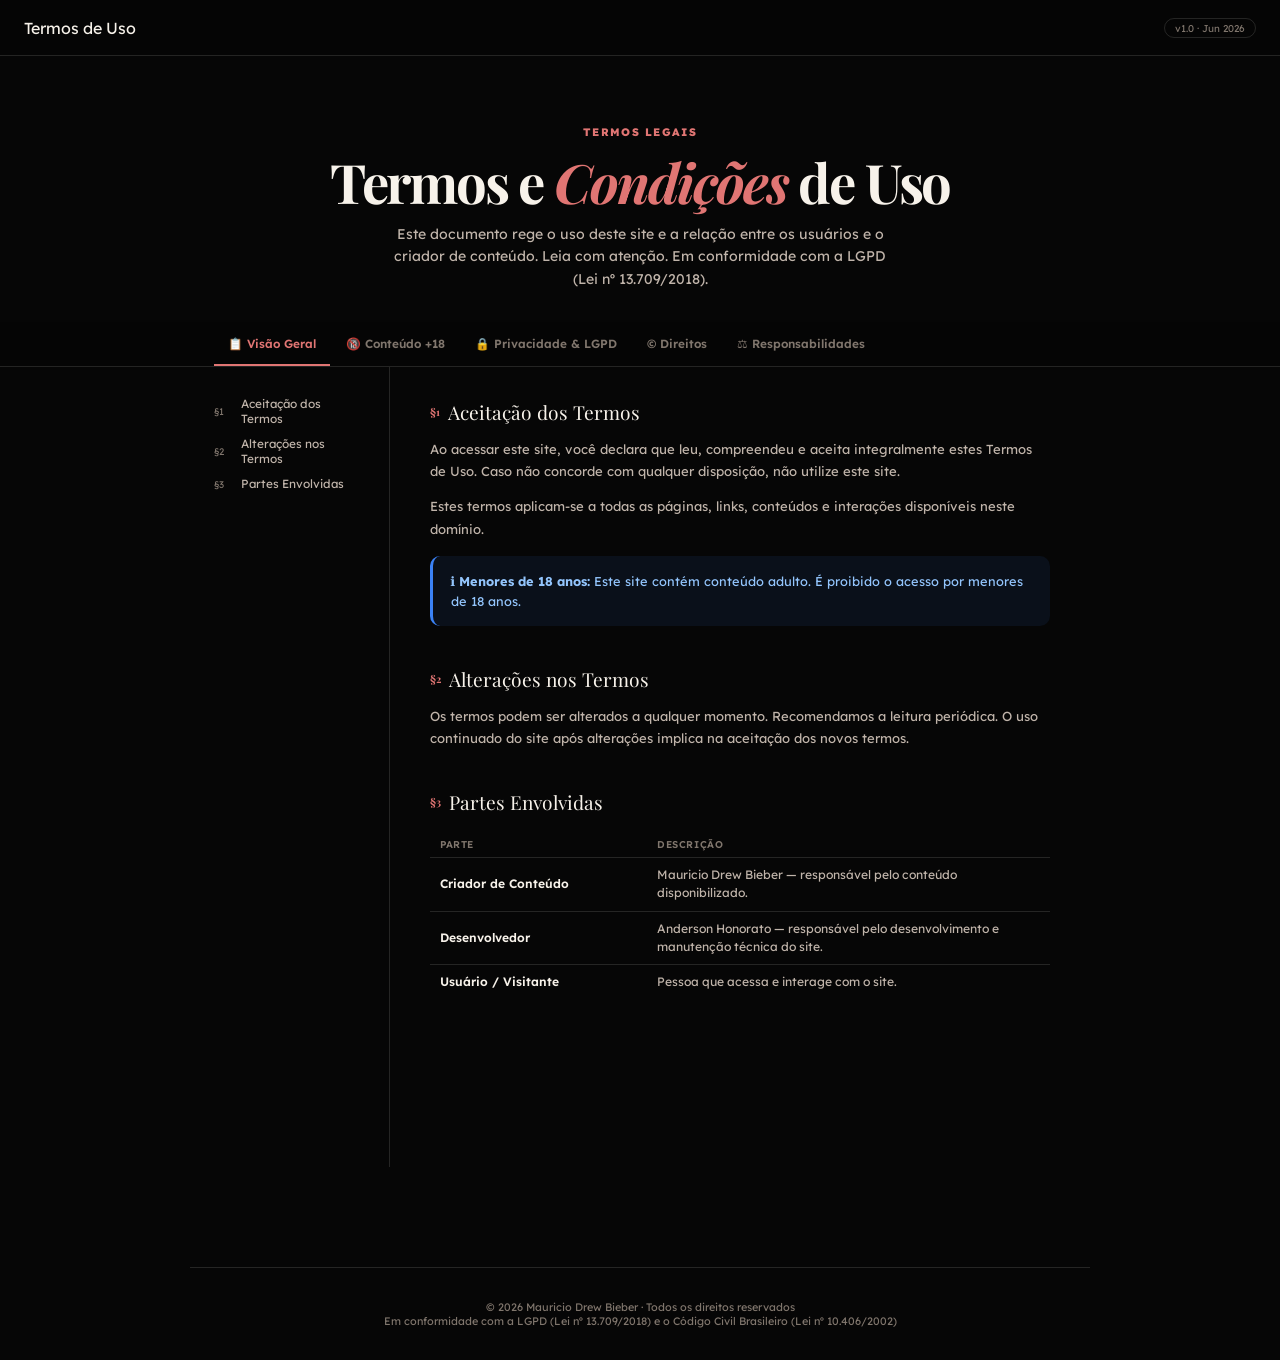
<file: termos.html>
<!DOCTYPE html>
<html lang="pt-BR" data-theme="black">
<head>
  <meta charset="UTF-8" />
  <meta name="viewport" content="width=device-width, initial-scale=1.0" />
  <title>Termos de Uso — Mauricio Drew Bieber</title>
  <link rel="preconnect" href="https://fonts.googleapis.com" />
  <link rel="preconnect" href="https://fonts.gstatic.com" crossorigin />
  <link href="https://fonts.googleapis.com/css2?family=Lexend:wght@400;500;600;700;800&family=Playfair+Display:ital,wght@0,700;1,700&display=swap" rel="stylesheet" />
  <style>
    *,*::before,*::after{box-sizing:border-box}
    :root{
      --font:"Lexend",system-ui,-apple-system,sans-serif;
      --display:"Playfair Display",Georgia,serif;
      --ease:cubic-bezier(.2,.8,.2,1);
    }
    html[data-theme="black"]{
      color-scheme:dark;
      --bg:#060606;--panel:#111;--panel2:#1a1a1a;--panel3:#292929;
      --ink:#f7f2ea;--muted:#c0b4aa;--soft:#80766d;
      --line:rgba(247,242,234,.13);--line2:rgba(247,242,234,.28);
      --accent:#d39a7d;--red:#e07573;--red2:#3a2322;
    }
    html{scroll-behavior:smooth;scrollbar-width:thin;scrollbar-color:var(--red) var(--panel2)}
    ::-webkit-scrollbar{width:8px}
    ::-webkit-scrollbar-track{background:var(--panel2)}
    ::-webkit-scrollbar-thumb{background:linear-gradient(to bottom,var(--red),var(--accent));border-radius:999px;border:2px solid var(--panel2)}

    body{
      margin:0;min-height:100vh;
      font-family:var(--font);color:var(--ink);background:var(--bg);
      -webkit-font-smoothing:antialiased;
    }

    .topbar{
      position:sticky;top:0;z-index:100;
      background:rgba(6,6,6,.88);backdrop-filter:blur(20px);
      border-bottom:1px solid var(--line);
      padding:0 1.5rem;display:flex;align-items:center;justify-content:space-between;
      height:56px;
    }
    .topbar a{
      display:flex;align-items:center;gap:8px;color:var(--ink);text-decoration:none;
      font-family:var(--display);font-size:1rem;font-weight:700;
    }
    .topbar .dot{width:7px;height:7px;border-radius:50%;background:var(--red);box-shadow:0 0 8px var(--red);animation:pulse 2s ease-in-out infinite}
    @keyframes pulse{0%,100%{opacity:1;transform:scale(1)}50%{opacity:.5;transform:scale(.8)}}
    .topbar .ver{font-size:.62rem;color:var(--soft);border:1px solid var(--line);border-radius:999px;padding:3px 10px}

    .hero{
      padding:4rem 1.5rem 2rem;max-width:700px;margin:0 auto;text-align:center;
    }
    .hero span{font-size:.68rem;color:var(--red);letter-spacing:.12em;text-transform:uppercase;font-weight:800}
    .hero h1{font-family:var(--display);font-size:clamp(2rem,6vw,3.4rem);letter-spacing:-.04em;line-height:1.05;margin:.8rem 0}
    .hero h1 em{color:var(--red);font-style:italic}
    .hero p{color:var(--muted);font-size:.88rem;line-height:1.6;max-width:500px;margin:0 auto}

    .tabs-wrap{
      position:sticky;top:56px;z-index:90;
      background:rgba(6,6,6,.85);backdrop-filter:blur(16px);
      border-bottom:1px solid var(--line);
      overflow-x:auto;scrollbar-width:none;
    }
    .tabs-wrap::-webkit-scrollbar{display:none}
    .tabs{
      display:flex;gap:2px;padding:0 1.5rem;max-width:900px;margin:0 auto;min-width:max-content;
    }
    .tab-btn{
      display:flex;align-items:center;gap:6px;padding:0 14px;height:44px;
      background:none;border:none;cursor:pointer;
      font-family:var(--font);font-size:.74rem;font-weight:600;color:var(--soft);white-space:nowrap;
      border-bottom:2px solid transparent;transition:all .2s;
    }
    .tab-btn:hover{color:var(--ink)}
    .tab-btn.active{color:var(--red);border-bottom-color:var(--red)}

    .layout{display:grid;grid-template-columns:200px 1fr;max-width:900px;margin:0 auto;min-height:100vh}
    .sidebar{border-right:1px solid var(--line);padding:1.5rem 1rem;position:sticky;top:100px;height:calc(100vh - 100px);overflow-y:auto}
    .sidebar-label{font-size:.58rem;color:var(--soft);letter-spacing:.1em;text-transform:uppercase;margin-bottom:.6rem;font-weight:800}
    .sidebar a{display:flex;align-items:center;gap:7px;padding:5px 8px;border-radius:6px;font-size:.74rem;color:var(--muted);text-decoration:none;cursor:pointer;transition:all .15s}
    .sidebar a:hover{background:var(--panel2);color:var(--ink)}
    .sidebar a.active{background:var(--red2);color:var(--red);font-weight:600}
    .sidebar a .num{font-size:.6rem;color:var(--soft);min-width:20px}

    .content{padding:2rem 2.5rem 4rem;min-width:0}
    .panel{display:none;animation:fadeIn .25s ease}
    .panel.active{display:block}
    @keyframes fadeIn{from{opacity:0;transform:translateY(8px)}to{opacity:1;transform:translateY(0)}}

    .section{margin-bottom:2.5rem;scroll-margin-top:110px}
    .section-title{font-family:var(--display);font-size:1.2rem;margin-bottom:.8rem;display:flex;align-items:center;gap:8px}
    .section-title .num{font-size:.65rem;color:var(--red);font-weight:700}
    .section p{font-size:.82rem;line-height:1.7;color:var(--muted);margin:0 0 .8rem}
    .section p strong{color:var(--ink)}

    ul{list-style:none;padding:0;display:flex;flex-direction:column;gap:5px;margin:.8rem 0}
    ul li{font-size:.8rem;line-height:1.6;color:var(--muted);padding:7px 10px 7px 28px;background:var(--panel2);border-radius:8px;border:1px solid var(--line);position:relative}
    ul li::before{content:'→';position:absolute;left:10px;top:8px;color:var(--red);font-size:.7rem;font-weight:900}
    ul.check li::before{content:'✓';color:#4cdf6e}
    ul.cross li::before{content:'✕';color:#e07573}
    ul li strong{color:var(--ink)}

    .callout{padding:.9rem 1.1rem;border-radius:10px;border-left:3px solid;margin:1rem 0;font-size:.8rem;line-height:1.6}
    .callout.info{background:rgba(59,130,246,.08);border-color:#3b82f6;color:#93c5fd}
    .callout.warn{background:rgba(245,158,11,.08);border-color:#f59e0b;color:#fbbf24}
    .callout.danger{background:rgba(239,68,68,.08);border-color:#ef4444;color:#fca5a5}

    .table{width:100%;border-collapse:collapse;font-size:.76rem;margin:1rem 0}
    .table th{font-size:.62rem;font-weight:600;color:var(--soft);text-align:left;padding:7px 10px;border-bottom:1px solid var(--line);text-transform:uppercase;letter-spacing:.06em}
    .table td{padding:8px 10px;color:var(--muted);border-bottom:1px solid var(--line);line-height:1.5}
    .table td:first-child{color:var(--ink);font-weight:600;width:35%}
    .table tr:last-child td{border-bottom:none}

    .footer{padding:2rem;text-align:center;color:var(--soft);font-size:.68rem;border-top:1px solid var(--line);max-width:900px;margin:0 auto}

    @media(max-width:768px){
      .layout{grid-template-columns:1fr}
      .sidebar{display:none}
      .content{padding:1.5rem 1rem 3rem}
      .hero{padding:2.5rem 1rem 1.5rem}
      .tabs{padding:0 .8rem}
    }
  </style>
</head>
<body>

<header class="topbar">
  <span>Termos de Uso</span>
  <span class="ver">v1.0 · Jun 2026</span>
</header>

<div class="hero">
  <span>Termos legais</span>
  <h1>Termos e <em>Condições</em> de Uso</h1>
  <p>Este documento rege o uso deste site e a relação entre os usuários e o criador de conteúdo. Leia com atenção. Em conformidade com a LGPD (Lei nº 13.709/2018).</p>
</div>

<div class="tabs-wrap">
  <nav class="tabs" id="tabNav">
    <button class="tab-btn active" data-tab="geral">📋 Visão Geral</button>
    <button class="tab-btn" data-tab="conteudo">🔞 Conteúdo +18</button>
    <button class="tab-btn" data-tab="privacidade">🔒 Privacidade & LGPD</button>
    <button class="tab-btn" data-tab="direitos">©️ Direitos</button>
    <button class="tab-btn" data-tab="responsabilidades">⚖️ Responsabilidades</button>
  </nav>
</div>

<div class="layout">
  <aside class="sidebar" id="sidebar"><div id="sidebarLinks"></div></aside>
  <main class="content" id="mainContent">

    <!-- GERAL -->
    <div class="panel active" id="panel-geral">
      <div class="section" id="g-aceite">
        <div class="section-title"><span class="num">§1</span> Aceitação dos Termos</div>
        <p>Ao acessar este site, você declara que leu, compreendeu e aceita integralmente estes Termos de Uso. Caso não concorde com qualquer disposição, não utilize este site.</p>
        <p>Estes termos aplicam-se a todas as páginas, links, conteúdos e interações disponíveis neste domínio.</p>
        <div class="callout info"><strong>ℹ️ Menores de 18 anos:</strong> Este site contém conteúdo adulto. É proibido o acesso por menores de 18 anos.</div>
      </div>

      <div class="section" id="g-alteracoes">
        <div class="section-title"><span class="num">§2</span> Alterações nos Termos</div>
        <p>Os termos podem ser alterados a qualquer momento. Recomendamos a leitura periódica. O uso continuado do site após alterações implica na aceitação dos novos termos.</p>
      </div>

      <div class="section" id="g-partes">
        <div class="section-title"><span class="num">§3</span> Partes Envolvidas</div>
        <table class="table">
          <tr><th>Parte</th><th>Descrição</th></tr>
          <tr><td>Criador de Conteúdo</td><td>Mauricio Drew Bieber — responsável pelo conteúdo disponibilizado.</td></tr>
          <tr><td>Desenvolvedor</td><td>Anderson Honorato — responsável pelo desenvolvimento e manutenção técnica do site.</td></tr>
          <tr><td>Usuário / Visitante</td><td>Pessoa que acessa e interage com o site.</td></tr>
        </table>
      </div>
    </div>

    <!-- CONTEÚDO -->
    <div class="panel" id="panel-conteudo">
      <div class="section" id="c-adulto">
        <div class="section-title"><span class="num">§4</span> Conteúdo Adulto</div>
        <p>Todo o conteúdo deste site é destinado <strong>exclusivamente a maiores de 18 anos</strong>. Ao acessar, você confirma que possui idade legal para consumir conteúdo adulto em seu país.</p>
        <div class="callout danger"><strong>🚫 Proibido:</strong> Compartilhar, redistribuir ou divulgar qualquer conteúdo adquirido sem autorização expressa do criador.</div>
      </div>

      <div class="section" id="c-packs">
        <div class="section-title"><span class="num">§5</span> Packs e Conteúdo</div>
        <p>Os packs de conteúdo são produtos digitais. Ao adquiri-los:</p>
        <ul class="check">
          <li><strong>Entrega digital:</strong> O conteúdo é enviado via link privado após confirmação do pagamento.</li>
          <li><strong>Uso pessoal:</strong> O conteúdo adquirido é para uso pessoal e intransferível.</li>
          <li><strong>Sem reembolso:</strong> Por ser conteúdo digital de acesso imediato, não há política de reembolso após a entrega.</li>
          <li><strong>Personalizado:</strong> Conteúdo sob encomenda tem prazo e valor combinados previamente.</li>
        </ul>
      </div>

      <div class="section" id="c-previa">
        <div class="section-title"><span class="num">§6</span> Prévias e Modal +18</div>
        <p>As prévias exibidas no site são amostras do conteúdo. Ao clicar em "ver prévia" no modal +18, você confirma novamente ser maior de idade e assume responsabilidade pelo conteúdo visualizado.</p>
      </div>
    </div>

    <!-- PRIVACIDADE -->
    <div class="panel" id="panel-privacidade">
      <div class="section" id="p-lgpd">
        <div class="section-title"><span class="num">§7</span> Conformidade LGPD</div>
        <p>Este site cumpre a <strong>Lei Geral de Proteção de Dados (Lei nº 13.709/2018)</strong> no tratamento de dados pessoais. Seguimos os princípios de finalidade, transparência, segurança e necessidade.</p>
      </div>

      <div class="section" id="p-dados">
        <div class="section-title"><span class="num">§8</span> Dados Coletados</div>
        <table class="table">
          <tr><th>Dado</th><th>Finalidade</th><th>Base Legal (LGPD)</th></tr>
          <tr><td>Preferência de tema</td><td>Salvar tema escolhido (claro/escuro).</td><td>Legítimo interesse</td></tr>
          <tr><td>Consentimento de cookies</td><td>Registrar aceite/recusa de cookies locais.</td><td>Consentimento</td></tr>
          <tr><td>Contador de fãs (local)</td><td>Exibir histórico de visitas no dispositivo.</td><td>Legítimo interesse</td></tr>
          <tr><td>Mensagens via WhatsApp</td><td>Comunicação direta com o criador (plataforma externa).</td><td>Consentimento</td></tr>
        </table>
        <div class="callout warn"><strong>⚠️ Importante:</strong> Não coletamos dados de navegação, analytics, rastreamento ou cookies de terceiros.</div>
      </div>

      <div class="section" id="p-armazenamento">
        <div class="section-title"><span class="num">§9</span> Armazenamento Local</div>
        <p>Utilizamos <strong>localStorage</strong> e <strong>sessionStorage</strong> do navegador para armazenar preferências. Esses dados ficam apenas no seu dispositivo e nunca são enviados a servidores. Você pode limpá-los nas configurações do navegador a qualquer momento.</p>
      </div>

      <div class="section" id="p-direitos">
        <div class="section-title"><span class="num">§10</span> Direitos do Titular (LGPD)</div>
        <p>Conforme a LGPD, você tem direito a:</p>
        <ul class="check">
          <li><strong>Acesso:</strong> Saber quais dados seus estão armazenados.</li>
          <li><strong>Correção:</strong> Solicitar correção de dados incompletos.</li>
          <li><strong>Exclusão:</strong> Solicitar a remoção de dados.</li>
          <li><strong>Revogação:</strong> Revogar consentimento a qualquer momento.</li>
        </ul>
        <p>Para exercer esses direitos, entre em contato pelo WhatsApp ou e-mail disponível no site.</p>
      </div>

      <div class="section" id="p-compartilhamento">
        <div class="section-title"><span class="num">§11</span> Compartilhamento de Dados</div>
        <p>Seus dados <strong>nunca são vendidos, alugados ou compartilhados</strong> com terceiros para fins comerciais. A comunicação via WhatsApp é regida pela política de privacidade da Meta.</p>
      </div>
    </div>

    <!-- DIREITOS -->
    <div class="panel" id="panel-direitos">
      <div class="section" id="d-autorais">
        <div class="section-title"><span class="num">§12</span> Direitos Autorais</div>
        <p>Todo o conteúdo deste site (textos, imagens, fotos, vídeos, design e código) é protegido por direitos autorais. É proibida a reprodução, distribuição ou uso não autorizado.</p>
        <ul class="cross">
          <li>Reproduzir ou distribuir fotos e vídeos sem autorização.</li>
          <li>Utilizar o código-fonte ou design do site sem permissão.</li>
          <li>Alegar autoria sobre conteúdo criado por Mauricio Drew Bieber.</li>
        </ul>
      </div>

      <div class="section" id="d-marca">
        <div class="section-title"><span class="num">§13</span> Marca e Identidade Visual</div>
        <p>Mauricio Drew Bieber é uma marca pessoal. O uso do nome, imagem ou identidade visual associada requer autorização expressa.</p>
      </div>

      <div class="section" id="d-dev">
        <div class="section-title"><span class="num">§14</span> Desenvolvimento do Site</div>
        <p>Este site foi desenvolvido por <strong>Anderson Honorato</strong>. O código e design são de sua autoria. Para solicitar um site semelhante, acesse o portfólio no link do rodapé.</p>
      </div>
    </div>

    <!-- RESPONSABILIDADES -->
    <div class="panel" id="panel-responsabilidades">
      <div class="section" id="r-criador">
        <div class="section-title"><span class="num">§15</span> Responsabilidades do Criador</div>
        <ul class="check">
          <li>Entregar o conteúdo adquirido conforme o combinado.</li>
          <li>Manter sigilo sobre dados de clientes.</li>
          <li>Responder dúvidas em tempo razoável.</li>
        </ul>
      </div>

      <div class="section" id="r-usuario">
        <div class="section-title"><span class="num">§16</span> Responsabilidades do Usuário</div>
        <ul class="check">
          <li>Ser maior de 18 anos.</li>
          <li>Não compartilhar ou redistribuir o conteúdo adquirido.</li>
          <li>Não utilizar o site para fins ilegais.</li>
          <li>Não tentar burlar o modal de verificação de idade.</li>
        </ul>
        <div class="callout danger"><strong>⚖️ Limite de responsabilidade:</strong> O criador e o desenvolvedor não se responsabilizam por danos indiretos decorrentes do uso ou impossibilidade de uso do site.</div>
      </div>

      <div class="section" id="r-foro">
        <div class="section-title"><span class="num">§17</span> Foro de Eleição</div>
        <p>Para dirimir quaisquer controvérsias oriundas destes termos, fica eleito o foro da Comarca de Cajamar, Estado de São Paulo, Brasil.</p>
      </div>
    </div>

  </main>
</div>

<footer class="footer">
  <span>© 2026 Mauricio Drew Bieber · Todos os direitos reservados</span><br>
  <span>Em conformidade com a LGPD (Lei nº 13.709/2018) e o Código Civil Brasileiro (Lei nº 10.406/2002)</span>
</footer>

<script>
const tabData = {
  geral: [
    {num:'§1',label:'Aceitação dos Termos',id:'g-aceite'},
    {num:'§2',label:'Alterações nos Termos',id:'g-alteracoes'},
    {num:'§3',label:'Partes Envolvidas',id:'g-partes'},
  ],
  conteudo: [
    {num:'§4',label:'Conteúdo Adulto',id:'c-adulto'},
    {num:'§5',label:'Packs e Conteúdo',id:'c-packs'},
    {num:'§6',label:'Prévias e Modal +18',id:'c-previa'},
  ],
  privacidade: [
    {num:'§7',label:'Conformidade LGPD',id:'p-lgpd'},
    {num:'§8',label:'Dados Coletados',id:'p-dados'},
    {num:'§9',label:'Armazenamento Local',id:'p-armazenamento'},
    {num:'§10',label:'Direitos do Titular',id:'p-direitos'},
    {num:'§11',label:'Compartilhamento',id:'p-compartilhamento'},
  ],
  direitos: [
    {num:'§12',label:'Direitos Autorais',id:'d-autorais'},
    {num:'§13',label:'Marca e Identidade',id:'d-marca'},
    {num:'§14',label:'Desenvolvimento',id:'d-dev'},
  ],
  responsabilidades: [
    {num:'§15',label:'Resp. do Criador',id:'r-criador'},
    {num:'§16',label:'Resp. do Usuário',id:'r-usuario'},
    {num:'§17',label:'Foro de Eleição',id:'r-foro'},
  ],
};

let current='geral';

function switchTab(tab){
  current=tab;
  document.querySelectorAll('.tab-btn').forEach(b=>b.classList.toggle('active',b.dataset.tab===tab));
  document.querySelectorAll('.panel').forEach(p=>p.classList.toggle('active',p.id==='panel-'+tab));
  renderSidebar();
  window.scrollTo({top:document.querySelector('.tabs-wrap').offsetTop-56,behavior:'smooth'});
}

document.querySelectorAll('.tab-btn').forEach(b=>b.addEventListener('click',()=>switchTab(b.dataset.tab)));

function renderSidebar(){
  const c=document.getElementById('sidebarLinks');
  c.innerHTML=(tabData[current]||[]).map(i=>`
    <a onclick="scrollToSection('${i.id}')"><span class="num">${i.num}</span>${i.label}</a>
  `).join('');
}
function scrollToSection(id){const e=document.getElementById(id);if(e)e.scrollIntoView({behavior:'smooth',block:'start'})}
renderSidebar();

window.addEventListener('scroll',()=>{
  const links=document.querySelectorAll('.sidebar a');
  links.forEach(l=>l.classList.remove('active'));
  const items=tabData[current]||[];
  let active=null;
  for(const i of items){const e=document.getElementById(i.id);if(e&&e.getBoundingClientRect().top<=130)active=i.id}
  if(active)links.forEach(l=>{if(l.getAttribute('onclick')?.includes(active))l.classList.add('active')});
},{passive:true});
</script>
</body>
</html>
</file>
